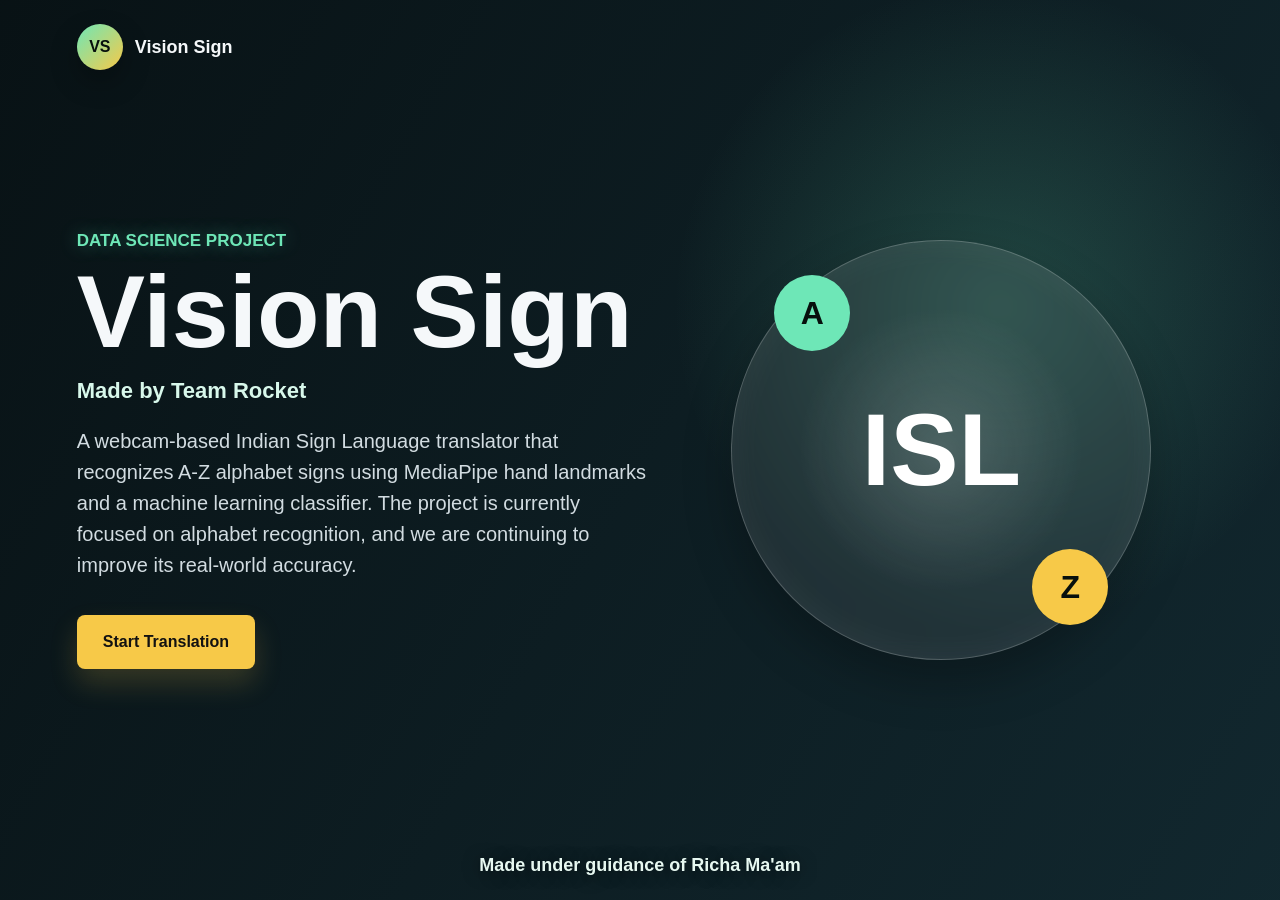
<file: index.html>
<!doctype html>
<html lang="en">
  <head>
    <meta charset="utf-8" />
    <meta name="viewport" content="width=device-width, initial-scale=1" />
    <title>Vision Sign</title>
    <link rel="stylesheet" href="styles.css" />
  </head>
  <body>
    <main>
      <section id="intro" class="intro-view">
        <div class="brand-logo" aria-label="Vision Sign logo">
          <span>VS</span>
          <strong>Vision Sign</strong>
        </div>
        <div class="intro-copy">
          <p class="eyebrow">Data Science Project</p>
          <h1>Vision Sign</h1>
          <p class="credit">Made by Team Rocket</p>
          <p class="summary">
            A webcam-based Indian Sign Language translator that recognizes A-Z
            alphabet signs using MediaPipe hand landmarks and a machine learning
            classifier. The project is currently focused on alphabet recognition,
            and we are continuing to improve its real-world accuracy.
          </p>
          <button id="start" class="primary-action" type="button">
            Start Translation
          </button>
        </div>
        <div class="intro-visual" aria-hidden="true">
          <div class="letter-orbit">
            <span>A</span>
            <span>Z</span>
            <strong>ISL</strong>
          </div>
        </div>
        <p class="guidance-credit">Made under guidance of Richa Ma'am</p>
      </section>

      <section id="translator" class="translator-view hidden">
        <section class="camera-pane">
          <video id="video" autoplay playsinline muted></video>
          <canvas id="capture" hidden></canvas>
          <div class="letter-stage">
            <div id="prediction" class="prediction">Waiting</div>
            <div id="stable" class="stable"></div>
          </div>
          <div id="sentence-panel" class="sentence-panel hidden">
            <div class="sentence-display">
              <span class="sentence-label">Sentence Buffer</span>
              <div id="sentence-text" class="sentence-text">_</div>
            </div>
            <div class="sentence-controls">
              <button id="btnSpace" class="sentence-btn" type="button">␣ Space</button>
              <button id="btnBackspace" class="sentence-btn" type="button">⌫ Backspace</button>
              <button id="btnClear" class="sentence-btn" type="button">✕ Clear</button>
              <button id="btnSpeak" class="sentence-btn primary" type="button">🔊 Speak</button>
            </div>
          </div>
        </section>

        <aside class="side-pane">
          <header>
            <div class="side-logo" aria-label="Vision Sign logo">
              <span>VS</span>
              <strong>Vision Sign</strong>
            </div>
            <p class="eyebrow">Live Detection</p>
            <h2>Vision Sign</h2>
            <p>A-Z recognition is active.</p>
          </header>

          <div class="mode-card">
            <span>Translation Mode</span>
            <div class="mode-toggle-group">
              <button id="modeLetter" class="mode-toggle-btn active" type="button">Letter Recognition</button>
              <button id="modeWord" class="mode-toggle-btn" type="button">Word Maker</button>
            </div>
          </div>

          <div class="metrics">
            <div>
              <span>Letter</span>
              <strong id="letter">-</strong>
            </div>
            <div>
              <span>Confidence</span>
              <strong id="confidence">-</strong>
            </div>
            <div>
              <span>Hands</span>
              <strong id="hands">-</strong>
            </div>
          </div>

          <div class="status-card">
            <span>Status</span>
            <strong id="status">Camera starting</strong>
          </div>

          <div class="zoom-card">
            <span>Camera Zoom</span>
            <strong id="zoomValue">1.0x</strong>
            <input
              id="zoom"
              type="range"
              min="0.5"
              max="1"
              step="0.1"
              value="1"
            />
          </div>

          <button id="voiceToggle" class="voice-toggle" type="button">
            Voice: Off
          </button>
        </aside>
      </section>

      <section id="analysis" class="analysis-view hidden">
        <header class="analysis-hero">
          <div class="side-logo" aria-label="Vision Sign logo">
            <span>VS</span>
            <strong>Vision Sign</strong>
          </div>
          <p class="eyebrow">Data Science Project</p>
          <h2>ISL Recognition Study</h2>
          <p>
            Vision Sign was built as a data collection and machine learning
            project. Around 50,000 sign samples were processed through MediaPipe,
            converted into landmark features, cleaned, balanced, trained, and
            evaluated before being used for live webcam translation.
          </p>
        </header>

        <section class="research-panel">
          <div>
            <span>Problem Statement</span>
            <p>
              Convert Indian Sign Language alphabet gestures into readable and
              spoken English letters using computer vision and supervised
              classification.
            </p>
          </div>
          <div>
            <span>Research Question</span>
            <p>
              Can hand landmark features classify A-Z signs accurately enough
              for real-time webcam translation on a normal laptop?
            </p>
          </div>
          <div>
            <span>Target Variable</span>
            <p>
              Alphabet class label from A to Z. Each sample is represented by
              normalized hand landmark coordinates instead of raw pixels.
            </p>
          </div>
        </section>

        <div class="analysis-grid">
          <article class="analysis-card">
            <span>Classes</span>
            <strong>26</strong>
            <p>A-Z Indian Sign Language alphabet signs.</p>
          </article>
          <article class="analysis-card featured-card">
            <span>Raw Samples Processed</span>
            <strong>~50K</strong>
            <p>Dataset images plus webcam-collected samples.</p>
          </article>
          <article class="analysis-card">
            <span>Feature Size</span>
            <strong>128</strong>
            <p>Two-hand landmark vector with hand-presence flags.</p>
          </article>
          <article class="analysis-card">
            <span>Training Samples</span>
            <strong>16016</strong>
            <p>Balanced samples used for model learning.</p>
          </article>
          <article class="analysis-card">
            <span>Test Samples</span>
            <strong>4004</strong>
            <p>Held-out samples used for evaluation.</p>
          </article>
          <article class="analysis-card">
            <span>Accuracy</span>
            <strong>99.8%</strong>
            <p>Offline test accuracy on landmark data.</p>
          </article>
          <article class="analysis-card">
            <span>Model</span>
            <strong>SVM</strong>
            <p>RBF-kernel classifier trained on normalized landmarks.</p>
          </article>
        </div>

        <section class="analysis-band">
          <h3>Data Collection Overview</h3>
          <div class="chart-grid">
            <div class="bar-chart" aria-label="Sample source chart">
              <div class="bar-row">
                <span>Dataset Images</span>
                <div><i style="width: 88%"></i></div>
                <strong>High</strong>
              </div>
              <div class="bar-row">
                <span>Webcam Samples</span>
                <div><i style="width: 54%"></i></div>
                <strong>Medium</strong>
              </div>
              <div class="bar-row">
                <span>Cleaned Landmarks</span>
                <div><i style="width: 76%"></i></div>
                <strong>Strong</strong>
              </div>
              <div class="bar-row">
                <span>Rejected Frames</span>
                <div><i class="warning-bar" style="width: 22%"></i></div>
                <strong>Low</strong>
              </div>
            </div>
            <div class="donut-card">
              <div class="donut"></div>
              <div>
                <span>Balanced Training</span>
                <strong>770</strong>
                <p>Samples per class after balancing for fair learning.</p>
              </div>
            </div>
          </div>
        </section>

        <section class="analysis-band">
          <h3>Exploratory Data Analysis</h3>
          <div class="eda-grid">
            <div>
              <strong>Class Distribution</strong>
              <p>
                The dataset was grouped alphabet-wise and then balanced so that
                overrepresented classes did not dominate the classifier.
              </p>
            </div>
            <div>
              <strong>Hand Detection Quality</strong>
              <p>
                MediaPipe failures were tracked separately because blurred,
                tiny, or partially visible hands reduce landmark quality.
              </p>
            </div>
            <div>
              <strong>Domain Gap</strong>
              <p>
                Kaggle-style images and live webcam frames differ in lighting,
                distance, camera angle, and background, so webcam samples were
                added for real-world testing.
              </p>
            </div>
          </div>
        </section>

        <section class="analysis-band dashboard-panel">
          <div class="section-heading">
            <div>
              <span>Distribution Study</span>
              <h3>Alphabet Sample Distribution</h3>
            </div>
            <p>Balanced training keeps every alphabet close to the same learning weight.</p>
          </div>
          <div class="distribution-chart" aria-label="Alphabet distribution chart">
            <span style="height: 82%">A</span><span style="height: 79%">B</span>
            <span style="height: 82%">C</span><span style="height: 82%">D</span>
            <span style="height: 82%">E</span><span style="height: 82%">F</span>
            <span style="height: 81%">G</span><span style="height: 82%">H</span>
            <span style="height: 84%">I</span><span style="height: 84%">J</span>
            <span style="height: 84%">K</span><span style="height: 84%">L</span>
            <span style="height: 82%">M</span><span style="height: 82%">N</span>
            <span style="height: 73%">O</span><span style="height: 74%">P</span>
            <span style="height: 50%">Q</span><span style="height: 84%">R</span>
            <span style="height: 75%">S</span><span style="height: 84%">T</span>
            <span style="height: 78%">U</span><span style="height: 79%">V</span>
            <span style="height: 78%">W</span><span style="height: 82%">X</span>
            <span style="height: 79%">Y</span><span style="height: 79%">Z</span>
          </div>
          <div class="chart-legend">
            <span><i></i> Higher sample count</span>
            <span><i class="low"></i> Lower sample count after extraction</span>
          </div>
        </section>

        <section class="insight-row">
          <article class="analysis-band dashboard-panel">
            <div class="section-heading">
              <div>
                <span>Correlation</span>
                <h3>Landmark Feature Correlation</h3>
              </div>
            </div>
            <div class="correlation-matrix" aria-label="Feature correlation heatmap">
              <b>Wrist</b><b>Thumb</b><b>Index</b><b>Middle</b><b>Ring</b><b>Pinky</b>
              <i class="c5"></i><i class="c3"></i><i class="c2"></i><i class="c1"></i><i class="c1"></i><i class="c2"></i>
              <i class="c3"></i><i class="c5"></i><i class="c4"></i><i class="c2"></i><i class="c1"></i><i class="c1"></i>
              <i class="c2"></i><i class="c4"></i><i class="c5"></i><i class="c4"></i><i class="c2"></i><i class="c1"></i>
              <i class="c1"></i><i class="c2"></i><i class="c4"></i><i class="c5"></i><i class="c4"></i><i class="c2"></i>
              <i class="c1"></i><i class="c1"></i><i class="c2"></i><i class="c4"></i><i class="c5"></i><i class="c4"></i>
              <i class="c2"></i><i class="c1"></i><i class="c1"></i><i class="c2"></i><i class="c4"></i><i class="c5"></i>
            </div>
            <p class="matrix-note">
              Nearby fingers show stronger correlation because their landmarks
              move together during similar hand shapes.
            </p>
          </article>

          <article class="analysis-band dashboard-panel">
            <div class="section-heading">
              <div>
                <span>Comparison</span>
                <h3>Feature Importance Factors</h3>
              </div>
            </div>
            <div class="factor-list">
              <div><span>Finger shape</span><strong>Very high</strong></div>
              <div><span>Hand orientation</span><strong>High</strong></div>
              <div><span>Two-hand presence</span><strong>Medium</strong></div>
              <div><span>Lighting and blur</span><strong>Medium</strong></div>
              <div><span>Background</span><strong>Low</strong></div>
            </div>
          </article>
        </section>

        <section class="analysis-band">
          <h3>Data Pipeline</h3>
          <div class="pipeline">
            <span>Webcam / Images</span>
            <span>MediaPipe Hands</span>
            <span>128 Landmark Features</span>
            <span>SVM Classifier</span>
            <span>Letter + Voice</span>
          </div>
        </section>

        <section class="analysis-band">
          <h3>Model Evaluation</h3>
          <div class="evaluation-grid">
            <div class="metric-tile">
              <span>Accuracy</span>
              <strong>99.8%</strong>
            </div>
            <div class="metric-tile">
              <span>Macro F1</span>
              <strong>99.8%</strong>
            </div>
            <div class="metric-tile">
              <span>Classes</span>
              <strong>26</strong>
            </div>
            <div class="metric-tile">
              <span>Balanced Count</span>
              <strong>770</strong>
            </div>
          </div>
          <div class="confusion-preview" aria-label="Confusion matrix preview">
            <span></span><span></span><span></span><span></span><span></span>
            <span></span><span></span><span></span><span></span><span></span>
            <span></span><span></span><span></span><span></span><span></span>
            <span></span><span></span><span></span><span></span><span></span>
            <span></span><span></span><span></span><span></span><span></span>
          </div>
          <p class="matrix-note">
            The confusion matrix is mostly diagonal, which means the model
            usually predicts the correct alphabet class. Remaining errors mostly
            happen between visually similar signs or unclear hand positions.
          </p>
        </section>

        <section class="analysis-band dashboard-panel">
          <div class="section-heading">
            <div>
              <span>Heatmap</span>
              <h3>Error Concentration Map</h3>
            </div>
            <p>Most classes are strong; darker cells mark letters that need cleaner webcam examples.</p>
          </div>
          <div class="letter-heatmap" aria-label="Alphabet error heatmap">
            <span class="h1">A</span><span class="h1">B</span><span class="h3">C</span><span class="h3">D</span>
            <span class="h1">E</span><span class="h2">F</span><span class="h3">G</span><span class="h2">H</span>
            <span class="h1">I</span><span class="h2">J</span><span class="h2">K</span><span class="h1">L</span>
            <span class="h3">M</span><span class="h1">N</span><span class="h1">O</span><span class="h1">P</span>
            <span class="h2">Q</span><span class="h1">R</span><span class="h1">S</span><span class="h2">T</span>
            <span class="h1">U</span><span class="h1">V</span><span class="h1">W</span><span class="h1">X</span>
            <span class="h1">Y</span><span class="h1">Z</span>
          </div>
        </section>

        <section class="analysis-band">
          <h3>Model Comparison</h3>
          <table class="model-table">
            <thead>
              <tr>
                <th>Approach</th>
                <th>Input</th>
                <th>Training Need</th>
                <th>Why / Why Not</th>
              </tr>
            </thead>
            <tbody>
              <tr>
                <td>SVM</td>
                <td>MediaPipe landmarks</td>
                <td>CPU friendly</td>
                <td>Best for small-to-medium structured feature data.</td>
              </tr>
              <tr>
                <td>Neural Network</td>
                <td>128 landmark features</td>
                <td>More data, more tuning</td>
                <td>Possible future version with dense layers and softmax.</td>
              </tr>
              <tr>
                <td>CNN</td>
                <td>Raw images</td>
                <td>GPU preferred</td>
                <td>Powerful but heavier and harder to train in 4 days.</td>
              </tr>
            </tbody>
          </table>
        </section>

        <section class="analysis-columns">
          <article>
            <h3>Data Analysis Used</h3>
            <p>
              The project works like a data collector first. Images and webcam
              frames are collected, MediaPipe extracts hand landmarks, weak
              frames are rejected, class counts are compared, samples are
              balanced, and the model is evaluated using train-test split,
              precision, recall, F1-score, accuracy, confusion matrix,
              confidence score, and distance-based rejection for unclear signs.
            </p>
          </article>
          <article>
            <h3>Neural Network Comparison</h3>
            <p>
              The current working model is not a neural network. It uses an SVM
              because the dataset is moderate in size and MediaPipe already
              converts images into useful hand features. A neural network version
              could use 128 input neurons, hidden layers such as 64 and 32
              neurons, and a 26-class softmax output. Google Translate-style
              systems use much larger neural networks for language translation,
              while this project focuses on gesture-to-letter classification.
            </p>
          </article>
        </section>      </section>
    </main>
    <script type="module" src="app.js"></script>
  </body>
</html>
</file>
<file: styles.css>
* {
  box-sizing: border-box;
}

body {
  margin: 0;
  background: #0b0f12;
  color: #f5f8fa;
  font-family: Arial, sans-serif;
}

button {
  font: inherit;
}

.hidden {
  display: none !important;
}

.intro-view {
  min-height: 100vh;
  position: relative;
  display: grid;
  grid-template-columns: minmax(0, 1.05fr) minmax(320px, 0.95fr);
  align-items: center;
  gap: 24px;
  padding: 56px clamp(24px, 6vw, 88px);
  background:
    radial-gradient(circle at 78% 34%, rgba(110, 231, 183, 0.2), transparent 28%),
    linear-gradient(120deg, rgba(8, 18, 21, 0.95), rgba(19, 45, 53, 0.82)),
    url("https://images.unsplash.com/photo-1517048676732-d65bc937f952?auto=format&fit=crop&w=1600&q=75");
  background-size: cover;
  background-position: center;
}

.brand-logo {
  position: absolute;
  top: 24px;
  left: clamp(24px, 6vw, 88px);
  display: inline-flex;
  align-items: center;
  gap: 12px;
  color: #f5f8fa;
  font-weight: 900;
}

.brand-logo span,
.side-logo span {
  width: 46px;
  height: 46px;
  display: grid;
  place-items: center;
  border-radius: 50%;
  background: linear-gradient(135deg, #6ee7b7, #f7c948);
  color: #07100d;
  font-size: 16px;
  box-shadow: 0 12px 28px rgba(0, 0, 0, 0.28);
}

.brand-logo strong {
  font-size: 18px;
}

.intro-copy {
  max-width: 720px;
}

.eyebrow {
  margin: 0 0 12px;
  color: #6ee7b7;
  font-size: 17px;
  font-weight: 700;
  letter-spacing: 0;
  text-transform: uppercase;
  text-shadow: 0 0 18px rgba(110, 231, 183, 0.42);
}

h1,
h2 {
  margin: 0;
  letter-spacing: 0;
}

h1 {
  font-size: clamp(52px, 8vw, 108px);
  line-height: 0.95;
}

h2 {
  font-size: 32px;
}

.credit {
  margin: 18px 0 0;
  color: #d8f8eb;
  font-size: 22px;
  font-weight: 700;
}

.summary {
  max-width: 660px;
  margin: 22px 0 0;
  color: #d2dce1;
  font-size: 20px;
  line-height: 1.55;
}

.primary-action {
  margin-top: 34px;
  min-height: 54px;
  padding: 0 26px;
  border: 0;
  border-radius: 8px;
  background: #f7c948;
  color: #111;
  font-weight: 800;
  cursor: pointer;
  box-shadow: 0 14px 28px rgba(247, 201, 72, 0.18);
}

.primary-action:hover {
  background: #ffd95f;
}

.voice-toggle {
  min-height: 48px;
  border: 0;
  border-radius: 8px;
  background: #f7c948;
  color: #111;
  font-weight: 900;
  cursor: pointer;
}

.voice-toggle.active {
  background: #6ee7b7;
}

.voice-toggle:hover {
  filter: brightness(1.06);
}

.next-panel {
  min-height: 50px;
  border: 1px solid rgba(110, 231, 183, 0.55);
  border-radius: 8px;
  background: #172822;
  color: #e9fff7;
  font-weight: 900;
  cursor: pointer;
  box-shadow: 0 12px 26px rgba(110, 231, 183, 0.12);
}

.next-panel:hover {
  background: #20382f;
}

.intro-visual {
  display: grid;
  place-items: center;
}

.letter-orbit {
  width: min(38vw, 420px);
  aspect-ratio: 1;
  border: 1px solid rgba(255, 255, 255, 0.22);
  border-radius: 50%;
  display: grid;
  place-items: center;
  position: relative;
  background:
    radial-gradient(circle at 50% 50%, rgba(255, 255, 255, 0.16), transparent 48%),
    rgba(255, 255, 255, 0.08);
  backdrop-filter: blur(10px);
  box-shadow:
    inset 0 0 42px rgba(255, 255, 255, 0.05),
    0 22px 48px rgba(0, 0, 0, 0.26);
}

.letter-orbit strong {
  font-size: clamp(58px, 8vw, 112px);
  color: #ffffff;
}

.letter-orbit span {
  position: absolute;
  width: 76px;
  height: 76px;
  display: grid;
  place-items: center;
  border-radius: 50%;
  background: #6ee7b7;
  color: #07100d;
  font-size: 32px;
  font-weight: 900;
}

.letter-orbit span:first-child {
  top: 34px;
  left: 42px;
}

.letter-orbit span:nth-child(2) {
  right: 42px;
  bottom: 34px;
  background: #f7c948;
}

.guidance-credit {
  position: absolute;
  left: 50%;
  bottom: 24px;
  transform: translateX(-50%);
  margin: 0;
  color: #e7f8f1;
  font-size: 18px;
  font-weight: 800;
  text-align: center;
  text-shadow: 0 2px 16px rgba(0, 0, 0, 0.56);
}

.translator-view {
  display: grid;
  grid-template-columns: minmax(0, 1fr) 340px;
  min-height: 100vh;
}

.camera-pane {
  position: relative;
  background: #030506;
  overflow: hidden;
}

video {
  width: 100%;
  height: 100vh;
  object-fit: cover;
  transform-origin: center;
  transition: transform 180ms ease;
}

.letter-stage {
  position: absolute;
  inset: 0;
  display: grid;
  place-items: center;
  pointer-events: none;
}

.prediction {
  min-height: 160px;
  font-size: clamp(88px, 16vw, 210px);
  line-height: 1;
  font-weight: 900;
  color: #f7c948;
  text-shadow:
    0 8px 28px rgba(0, 0, 0, 0.58),
    0 0 36px rgba(247, 201, 72, 0.48);
}

.prediction.not-detectable {
  font-size: clamp(32px, 5vw, 72px);
  color: #e2edf2;
  text-shadow: 0 6px 20px rgba(0, 0, 0, 0.45);
}

.stable {
  margin-top: 18px;
  font-size: clamp(28px, 5vw, 64px);
  font-weight: 900;
  color: #6ee7b7;
  text-shadow: 0 8px 24px rgba(0, 0, 0, 0.45);
}

.side-pane {
  padding: 24px;
  background: #12191d;
  border-left: 1px solid #28343b;
  display: flex;
  flex-direction: column;
  gap: 18px;
}

.side-logo {
  display: inline-flex;
  align-items: center;
  gap: 10px;
  margin-bottom: 16px;
  color: #f5f8fa;
  font-weight: 900;
}

.side-logo span {
  width: 38px;
  height: 38px;
  font-size: 14px;
}

.side-pane p {
  margin: 8px 0 0;
  color: #aebbc2;
}

.metrics {
  display: grid;
  grid-template-columns: 1fr;
  gap: 10px;
}

.metrics div,
.status-card,
.zoom-card {
  padding: 14px;
  border: 1px solid #2d3a42;
  background: #0c1115;
  border-radius: 8px;
}

.metrics span,
.status-card span,
.zoom-card span {
  display: block;
  color: #9fadb5;
  font-size: 12px;
}

.metrics strong,
.status-card strong,
.zoom-card strong {
  display: block;
  margin-top: 6px;
  font-size: 24px;
}

.zoom-card input {
  width: 100%;
  margin-top: 12px;
}

.analysis-view {
  min-height: 100vh;
  padding: 38px clamp(22px, 5vw, 72px);
  background:
    linear-gradient(120deg, rgba(7, 12, 15, 0.97), rgba(18, 37, 42, 0.96)),
    url("https://images.unsplash.com/photo-1551434678-e076c223a692?auto=format&fit=crop&w=1600&q=75");
  background-size: cover;
  background-position: center;
}

.analysis-hero {
  max-width: 940px;
}

.analysis-hero .side-logo {
  margin-bottom: 28px;
}

.analysis-hero h2 {
  font-size: clamp(44px, 7vw, 86px);
}

.analysis-hero p {
  max-width: 780px;
  color: #d2dce1;
  font-size: 20px;
  line-height: 1.55;
}

.research-panel {
  display: grid;
  grid-template-columns: repeat(3, minmax(0, 1fr));
  gap: 14px;
  margin-top: 28px;
}

.research-panel div,
.eda-grid div,
.metric-tile {
  padding: 18px;
  border: 1px solid rgba(110, 231, 183, 0.18);
  border-radius: 8px;
  background: rgba(7, 12, 15, 0.78);
  box-shadow: inset 0 1px 0 rgba(255, 255, 255, 0.05);
}

.research-panel span {
  color: #f7c948;
  font-size: 13px;
  font-weight: 900;
  text-transform: uppercase;
}

.research-panel p,
.eda-grid p,
.matrix-note {
  color: #d2dce1;
  line-height: 1.5;
}

.analysis-grid {
  display: grid;
  grid-template-columns: repeat(3, minmax(0, 1fr));
  gap: 14px;
  margin-top: 34px;
}

.analysis-card {
  min-height: 148px;
  padding: 18px;
  border: 1px solid rgba(255, 255, 255, 0.12);
  border-radius: 8px;
  background: rgba(7, 12, 15, 0.76);
  backdrop-filter: blur(10px);
}

.featured-card {
  background:
    linear-gradient(135deg, rgba(247, 201, 72, 0.2), rgba(110, 231, 183, 0.12)),
    rgba(7, 12, 15, 0.82);
  border-color: rgba(247, 201, 72, 0.35);
}

.analysis-card span {
  color: #6ee7b7;
  font-size: 13px;
  font-weight: 800;
  text-transform: uppercase;
}

.analysis-card strong {
  display: block;
  margin-top: 8px;
  color: #f7c948;
  font-size: 42px;
  line-height: 1;
}

.analysis-card p,
.analysis-columns p {
  color: #d2dce1;
  line-height: 1.5;
}

.analysis-band,
.analysis-columns article {
  margin-top: 20px;
  padding: 22px;
  border: 1px solid rgba(255, 255, 255, 0.12);
  border-radius: 8px;
  background: rgba(7, 12, 15, 0.76);
}

.analysis-band h3,
.analysis-columns h3 {
  margin: 0 0 16px;
  font-size: 26px;
}

.eda-grid {
  display: grid;
  grid-template-columns: repeat(3, minmax(0, 1fr));
  gap: 14px;
}

.eda-grid strong {
  color: #6ee7b7;
  font-size: 18px;
}

.evaluation-grid {
  display: grid;
  grid-template-columns: repeat(4, minmax(0, 1fr));
  gap: 12px;
  margin-bottom: 18px;
}

.metric-tile span {
  color: #9fadb5;
  font-size: 12px;
  font-weight: 900;
  text-transform: uppercase;
}

.metric-tile strong {
  display: block;
  margin-top: 8px;
  color: #f7c948;
  font-size: 34px;
}

.confusion-preview {
  width: min(100%, 460px);
  display: grid;
  grid-template-columns: repeat(5, 1fr);
  gap: 5px;
  margin: 18px 0 10px;
}

.confusion-preview span {
  aspect-ratio: 1;
  border-radius: 4px;
  background: rgba(110, 231, 183, 0.15);
}

.confusion-preview span:nth-child(1),
.confusion-preview span:nth-child(7),
.confusion-preview span:nth-child(13),
.confusion-preview span:nth-child(19),
.confusion-preview span:nth-child(25) {
  background: #6ee7b7;
  box-shadow: 0 0 18px rgba(110, 231, 183, 0.35);
}

.confusion-preview span:nth-child(8),
.confusion-preview span:nth-child(12),
.confusion-preview span:nth-child(18) {
  background: rgba(247, 201, 72, 0.45);
}

.model-table {
  width: 100%;
  border-collapse: collapse;
  overflow: hidden;
  border-radius: 8px;
  background: rgba(7, 12, 15, 0.72);
}

.model-table th,
.model-table td {
  padding: 14px;
  border-bottom: 1px solid rgba(255, 255, 255, 0.1);
  color: #d2dce1;
  text-align: left;
  vertical-align: top;
}

.model-table th {
  color: #6ee7b7;
  font-size: 13px;
  text-transform: uppercase;
}

.model-table tr:last-child td {
  border-bottom: 0;
}

.chart-grid {
  display: grid;
  grid-template-columns: minmax(0, 1.35fr) minmax(260px, 0.65fr);
  gap: 18px;
}

.bar-chart {
  display: grid;
  gap: 14px;
}

.bar-row {
  display: grid;
  grid-template-columns: 150px minmax(0, 1fr) 72px;
  align-items: center;
  gap: 12px;
}

.bar-row span {
  color: #d2dce1;
  font-weight: 800;
}

.bar-row div {
  height: 18px;
  overflow: hidden;
  border-radius: 999px;
  background: rgba(255, 255, 255, 0.1);
}

.bar-row i {
  display: block;
  height: 100%;
  border-radius: inherit;
  background: linear-gradient(90deg, #6ee7b7, #f7c948);
  box-shadow: 0 0 18px rgba(110, 231, 183, 0.35);
}

.bar-row .warning-bar {
  background: linear-gradient(90deg, #f7c948, #ff8a4c);
}

.bar-row strong {
  color: #f7c948;
  font-size: 14px;
}

.donut-card {
  display: grid;
  grid-template-columns: 128px minmax(0, 1fr);
  align-items: center;
  gap: 18px;
  padding: 18px;
  border-radius: 8px;
  background: #10221d;
}

.donut {
  width: 128px;
  aspect-ratio: 1;
  border-radius: 50%;
  background:
    radial-gradient(circle, #10221d 0 48%, transparent 49%),
    conic-gradient(#6ee7b7 0 82%, #f7c948 82% 94%, #33424a 94% 100%);
  box-shadow: 0 0 28px rgba(110, 231, 183, 0.18);
}

.donut-card span {
  color: #6ee7b7;
  font-size: 13px;
  font-weight: 900;
  text-transform: uppercase;
}

.donut-card strong {
  display: block;
  margin-top: 6px;
  color: #f7c948;
  font-size: 44px;
  line-height: 1;
}

.donut-card p {
  margin: 8px 0 0;
  color: #d2dce1;
}

.pipeline {
  display: grid;
  grid-template-columns: repeat(5, minmax(0, 1fr));
  gap: 10px;
}

.pipeline span {
  min-height: 58px;
  display: grid;
  place-items: center;
  padding: 10px;
  border-radius: 8px;
  background: #10221d;
  color: #e9fff7;
  font-weight: 800;
  text-align: center;
}

.analysis-columns {
  display: grid;
  grid-template-columns: repeat(2, minmax(0, 1fr));
  gap: 20px;
}

@media (max-width: 880px) {
  .intro-view,
  .translator-view {
    grid-template-columns: 1fr;
  }

  .intro-visual {
    display: none;
  }

  video {
    height: 68vh;
  }

  .side-pane {
    border-left: 0;
    border-top: 1px solid #28343b;
  }

  .analysis-grid,
  .analysis-columns,
  .pipeline,
  .chart-grid,
  .research-panel,
  .eda-grid,
  .evaluation-grid {
    grid-template-columns: 1fr;
  }

  .bar-row {
    grid-template-columns: 1fr;
  }

  .donut-card {
    grid-template-columns: 1fr;
  }
}

/* Warm data-science dashboard theme for the analysis page. */
.analysis-view {
  color: #2f2a24;
  background:
    linear-gradient(180deg, rgba(250, 248, 242, 0.96), rgba(239, 232, 220, 0.94)),
    url("https://images.unsplash.com/photo-1454165804606-c3d57bc86b40?auto=format&fit=crop&w=1600&q=75");
  background-size: cover;
  background-attachment: fixed;
}

.analysis-view .eyebrow,
.analysis-card span,
.research-panel span,
.donut-card span,
.metric-tile span,
.model-table th,
.eda-grid strong,
.section-heading span {
  color: #b75c39;
  text-shadow: none;
}

.analysis-hero {
  padding: 26px;
  border: 1px solid rgba(91, 69, 52, 0.14);
  border-radius: 8px;
  background: rgba(255, 252, 246, 0.86);
  box-shadow: 0 24px 70px rgba(75, 56, 43, 0.12);
}

.analysis-hero h2 {
  color: #2f2a24;
}

.analysis-hero p,
.analysis-card p,
.research-panel p,
.eda-grid p,
.analysis-columns p,
.matrix-note,
.donut-card p {
  color: #5f564d;
}

.analysis-view .side-logo span {
  background: #2f2a24;
  color: #f8f2e8;
  box-shadow: none;
}

.analysis-view .side-logo strong {
  color: #2f2a24;
}

.research-panel div,
.analysis-card,
.analysis-band,
.analysis-columns article,
.metric-tile {
  border: 1px solid rgba(91, 69, 52, 0.13);
  background: rgba(255, 252, 246, 0.9);
  box-shadow: 0 18px 48px rgba(75, 56, 43, 0.1);
}

.featured-card {
  background:
    linear-gradient(135deg, rgba(183, 92, 57, 0.16), rgba(65, 115, 108, 0.12)),
    rgba(255, 252, 246, 0.96);
  border-color: rgba(183, 92, 57, 0.28);
}

.analysis-card strong,
.metric-tile strong,
.donut-card strong {
  color: #2f2a24;
}

.chart-grid,
.insight-row {
  display: grid;
  grid-template-columns: minmax(0, 1.25fr) minmax(280px, 0.75fr);
  gap: 18px;
}

.section-heading {
  display: flex;
  align-items: start;
  justify-content: space-between;
  gap: 18px;
  margin-bottom: 18px;
}

.section-heading h3 {
  margin: 4px 0 0;
}

.section-heading p {
  max-width: 360px;
  margin: 0;
  color: #6d6258;
  line-height: 1.45;
}

.bar-row div {
  background: #eadfce;
}

.bar-row i {
  background: linear-gradient(90deg, #41736c, #c77852);
  box-shadow: none;
}

.bar-row .warning-bar {
  background: linear-gradient(90deg, #d7a84d, #b75c39);
}

.bar-row span,
.model-table td {
  color: #453d35;
}

.bar-row strong {
  color: #7f4b32;
}

.donut-card,
.pipeline span {
  background: #f3eadf;
  color: #2f2a24;
}

.donut {
  background:
    radial-gradient(circle, #f3eadf 0 48%, transparent 49%),
    conic-gradient(#41736c 0 82%, #c77852 82% 94%, #dacdbe 94% 100%);
  box-shadow: none;
}

.distribution-chart {
  min-height: 260px;
  display: grid;
  grid-template-columns: repeat(26, minmax(14px, 1fr));
  align-items: end;
  gap: 6px;
  padding: 18px 12px 8px;
  border-radius: 8px;
  background:
    linear-gradient(to top, rgba(69, 61, 53, 0.09) 1px, transparent 1px) 0 0 / 100% 25%,
    #fbf7ef;
}

.distribution-chart span {
  display: flex;
  align-items: end;
  justify-content: center;
  min-height: 44px;
  border-radius: 6px 6px 0 0;
  background: linear-gradient(180deg, #41736c, #7aa69b);
  color: #fffaf2;
  font-size: 11px;
  font-weight: 900;
  padding-bottom: 6px;
}

.distribution-chart span:nth-child(17),
.distribution-chart span:nth-child(15),
.distribution-chart span:nth-child(19) {
  background: linear-gradient(180deg, #b75c39, #d59472);
}

.chart-legend {
  display: flex;
  gap: 18px;
  flex-wrap: wrap;
  margin-top: 14px;
  color: #5f564d;
  font-weight: 700;
}

.chart-legend i {
  display: inline-block;
  width: 16px;
  height: 10px;
  margin-right: 6px;
  border-radius: 999px;
  background: #41736c;
}

.chart-legend .low {
  background: #b75c39;
}

.correlation-matrix {
  display: grid;
  grid-template-columns: repeat(6, minmax(44px, 1fr));
  gap: 6px;
}

.correlation-matrix b {
  display: grid;
  place-items: center;
  min-height: 34px;
  color: #6d6258;
  font-size: 12px;
}

.correlation-matrix i,
.letter-heatmap span,
.confusion-preview span {
  border-radius: 6px;
}

.correlation-matrix i {
  aspect-ratio: 1;
}

.c1 { background: #efe4d6; }
.c2 { background: #d7c5b4; }
.c3 { background: #c99b77; }
.c4 { background: #b75c39; }
.c5 { background: #6f3529; }

.factor-list {
  display: grid;
  gap: 12px;
}

.factor-list div {
  display: flex;
  justify-content: space-between;
  gap: 14px;
  padding: 14px;
  border-radius: 8px;
  background: #f5ede2;
  color: #453d35;
}

.factor-list strong {
  color: #b75c39;
}

.confusion-preview span {
  background: #eadfce;
}

.confusion-preview span:nth-child(1),
.confusion-preview span:nth-child(7),
.confusion-preview span:nth-child(13),
.confusion-preview span:nth-child(19),
.confusion-preview span:nth-child(25) {
  background: #41736c;
  box-shadow: none;
}

.confusion-preview span:nth-child(8),
.confusion-preview span:nth-child(12),
.confusion-preview span:nth-child(18) {
  background: #d7a84d;
}

.letter-heatmap {
  display: grid;
  grid-template-columns: repeat(13, minmax(40px, 1fr));
  gap: 8px;
}

.letter-heatmap span {
  min-height: 46px;
  display: grid;
  place-items: center;
  color: #fffaf2;
  font-weight: 900;
}

.letter-heatmap .h1 { background: #41736c; }
.letter-heatmap .h2 { background: #d7a84d; color: #2f2a24; }
.letter-heatmap .h3 { background: #b75c39; }

.model-table {
  background: #fffaf3;
}

.model-table th,
.model-table td {
  border-bottom: 1px solid #eadfce;
}

.analysis-view .primary-action {
  background: #2f2a24;
  color: #fffaf2;
  box-shadow: 0 14px 30px rgba(47, 42, 36, 0.16);
}

@media (max-width: 880px) {
  .chart-grid,
  .insight-row,
  .section-heading {
    grid-template-columns: 1fr;
    display: grid;
  }

  .distribution-chart {
    grid-template-columns: repeat(13, minmax(16px, 1fr));
  }

  .letter-heatmap {
    grid-template-columns: repeat(6, minmax(40px, 1fr));
  }
}

/* ── Translation Mode Controls & Sentence Maker ────────────────────── */

.mode-card {
  padding: 14px;
  border: 1px solid #2d3a42;
  background: #0c1115;
  border-radius: 8px;
  display: flex;
  flex-direction: column;
  gap: 10px;
}

.mode-card span {
  display: block;
  color: #9fadb5;
  font-size: 12px;
  font-weight: 700;
  text-transform: uppercase;
  letter-spacing: 0.05em;
}

.mode-toggle-group {
  display: flex;
  background: #172227;
  padding: 4px;
  border-radius: 6px;
  border: 1px solid rgba(45, 58, 66, 0.4);
}

.mode-toggle-btn {
  flex: 1;
  border: 0;
  background: transparent;
  color: #aebbc2;
  font-size: 13px;
  font-weight: 700;
  padding: 8px 12px;
  border-radius: 4px;
  cursor: pointer;
  transition: all 150ms ease;
}

.mode-toggle-btn:hover {
  color: #fff;
}

.mode-toggle-btn.active {
  background: #6ee7b7;
  color: #0c1115;
}

.sentence-panel {
  position: absolute;
  bottom: 32px;
  left: 50%;
  transform: translateX(-50%);
  width: 90%;
  max-width: 680px;
  background: rgba(12, 17, 21, 0.85);
  backdrop-filter: blur(12px);
  -webkit-backdrop-filter: blur(12px);
  border: 1px solid rgba(45, 58, 66, 0.6);
  border-radius: 12px;
  padding: 18px;
  box-shadow: 0 20px 40px rgba(0, 0, 0, 0.6);
  display: flex;
  flex-direction: column;
  gap: 12px;
  z-index: 10;
  pointer-events: auto;
  transition: all 250ms ease;
}

.sentence-display {
  display: flex;
  flex-direction: column;
  gap: 6px;
}

.sentence-label {
  font-size: 11px;
  text-transform: uppercase;
  letter-spacing: 0.08em;
  color: #9fadb5;
  font-weight: 800;
}

.sentence-text {
  min-height: 52px;
  background: rgba(3, 5, 6, 0.6);
  border: 1px solid rgba(45, 58, 66, 0.4);
  border-radius: 8px;
  padding: 12px 16px;
  color: #fff;
  font-size: 22px;
  font-weight: 600;
  font-family: monospace;
  letter-spacing: 0.05em;
  display: flex;
  align-items: center;
  overflow-x: auto;
  white-space: nowrap;
}

.sentence-controls {
  display: flex;
  gap: 8px;
  flex-wrap: wrap;
}

.sentence-btn {
  flex: 1;
  min-width: 85px;
  padding: 10px 14px;
  border: 0;
  border-radius: 6px;
  background: #2d3a42;
  color: #e2edf2;
  font-weight: 700;
  font-size: 13px;
  cursor: pointer;
  transition: all 150ms ease;
  display: flex;
  align-items: center;
  justify-content: center;
  gap: 6px;
}

.sentence-btn:hover {
  background: #3c4d57;
  color: #fff;
}

.sentence-btn.primary {
  background: #6ee7b7;
  color: #0c1115;
}

.sentence-btn.primary:hover {
  background: #86efac;
}
</file>
<file: web/styles.css>
* {
  box-sizing: border-box;
}

body {
  margin: 0;
  background: #0b0f12;
  color: #f5f8fa;
  font-family: Arial, sans-serif;
}

button {
  font: inherit;
}

.hidden {
  display: none !important;
}

.intro-view {
  min-height: 100vh;
  position: relative;
  display: grid;
  grid-template-columns: minmax(0, 1.05fr) minmax(320px, 0.95fr);
  align-items: center;
  gap: 24px;
  padding: 56px clamp(24px, 6vw, 88px);
  background:
    radial-gradient(circle at 78% 34%, rgba(110, 231, 183, 0.2), transparent 28%),
    linear-gradient(120deg, rgba(8, 18, 21, 0.95), rgba(19, 45, 53, 0.82)),
    url("https://images.unsplash.com/photo-1517048676732-d65bc937f952?auto=format&fit=crop&w=1600&q=75");
  background-size: cover;
  background-position: center;
}

.brand-logo {
  position: absolute;
  top: 24px;
  left: clamp(24px, 6vw, 88px);
  display: inline-flex;
  align-items: center;
  gap: 12px;
  color: #f5f8fa;
  font-weight: 900;
}

.brand-logo span,
.side-logo span {
  width: 46px;
  height: 46px;
  display: grid;
  place-items: center;
  border-radius: 50%;
  background: linear-gradient(135deg, #6ee7b7, #f7c948);
  color: #07100d;
  font-size: 16px;
  box-shadow: 0 12px 28px rgba(0, 0, 0, 0.28);
}

.brand-logo strong {
  font-size: 18px;
}

.intro-copy {
  max-width: 720px;
}

.eyebrow {
  margin: 0 0 12px;
  color: #6ee7b7;
  font-size: 17px;
  font-weight: 700;
  letter-spacing: 0;
  text-transform: uppercase;
  text-shadow: 0 0 18px rgba(110, 231, 183, 0.42);
}

h1,
h2 {
  margin: 0;
  letter-spacing: 0;
}

h1 {
  font-size: clamp(52px, 8vw, 108px);
  line-height: 0.95;
}

h2 {
  font-size: 32px;
}

.credit {
  margin: 18px 0 0;
  color: #d8f8eb;
  font-size: 22px;
  font-weight: 700;
}

.summary {
  max-width: 660px;
  margin: 22px 0 0;
  color: #d2dce1;
  font-size: 20px;
  line-height: 1.55;
}

.primary-action {
  margin-top: 34px;
  min-height: 54px;
  padding: 0 26px;
  border: 0;
  border-radius: 8px;
  background: #f7c948;
  color: #111;
  font-weight: 800;
  cursor: pointer;
  box-shadow: 0 14px 28px rgba(247, 201, 72, 0.18);
}

.primary-action:hover {
  background: #ffd95f;
}

.voice-toggle {
  min-height: 48px;
  border: 0;
  border-radius: 8px;
  background: #f7c948;
  color: #111;
  font-weight: 900;
  cursor: pointer;
}

.voice-toggle.active {
  background: #6ee7b7;
}

.voice-toggle:hover {
  filter: brightness(1.06);
}

.next-panel {
  min-height: 50px;
  border: 1px solid rgba(110, 231, 183, 0.55);
  border-radius: 8px;
  background: #172822;
  color: #e9fff7;
  font-weight: 900;
  cursor: pointer;
  box-shadow: 0 12px 26px rgba(110, 231, 183, 0.12);
}

.next-panel:hover {
  background: #20382f;
}

.intro-visual {
  display: grid;
  place-items: center;
}

.letter-orbit {
  width: min(38vw, 420px);
  aspect-ratio: 1;
  border: 1px solid rgba(255, 255, 255, 0.22);
  border-radius: 50%;
  display: grid;
  place-items: center;
  position: relative;
  background:
    radial-gradient(circle at 50% 50%, rgba(255, 255, 255, 0.16), transparent 48%),
    rgba(255, 255, 255, 0.08);
  backdrop-filter: blur(10px);
  box-shadow:
    inset 0 0 42px rgba(255, 255, 255, 0.05),
    0 22px 48px rgba(0, 0, 0, 0.26);
}

.letter-orbit strong {
  font-size: clamp(58px, 8vw, 112px);
  color: #ffffff;
}

.letter-orbit span {
  position: absolute;
  width: 76px;
  height: 76px;
  display: grid;
  place-items: center;
  border-radius: 50%;
  background: #6ee7b7;
  color: #07100d;
  font-size: 32px;
  font-weight: 900;
}

.letter-orbit span:first-child {
  top: 34px;
  left: 42px;
}

.letter-orbit span:nth-child(2) {
  right: 42px;
  bottom: 34px;
  background: #f7c948;
}

.guidance-credit {
  position: absolute;
  left: 50%;
  bottom: 24px;
  transform: translateX(-50%);
  margin: 0;
  color: #e7f8f1;
  font-size: 18px;
  font-weight: 800;
  text-align: center;
  text-shadow: 0 2px 16px rgba(0, 0, 0, 0.56);
}

.translator-view {
  display: grid;
  grid-template-columns: minmax(0, 1fr) 340px;
  min-height: 100vh;
}

.camera-pane {
  position: relative;
  background: #030506;
  overflow: hidden;
}

video {
  width: 100%;
  height: 100vh;
  object-fit: cover;
  transform-origin: center;
  transition: transform 180ms ease;
}

.letter-stage {
  position: absolute;
  inset: 0;
  display: grid;
  place-items: center;
  pointer-events: none;
}

.prediction {
  min-height: 160px;
  font-size: clamp(88px, 16vw, 210px);
  line-height: 1;
  font-weight: 900;
  color: #f7c948;
  text-shadow:
    0 8px 28px rgba(0, 0, 0, 0.58),
    0 0 36px rgba(247, 201, 72, 0.48);
}

.prediction.not-detectable {
  font-size: clamp(32px, 5vw, 72px);
  color: #e2edf2;
  text-shadow: 0 6px 20px rgba(0, 0, 0, 0.45);
}

.stable {
  margin-top: 18px;
  font-size: clamp(28px, 5vw, 64px);
  font-weight: 900;
  color: #6ee7b7;
  text-shadow: 0 8px 24px rgba(0, 0, 0, 0.45);
}

.side-pane {
  padding: 24px;
  background: #12191d;
  border-left: 1px solid #28343b;
  display: flex;
  flex-direction: column;
  gap: 18px;
}

.side-logo {
  display: inline-flex;
  align-items: center;
  gap: 10px;
  margin-bottom: 16px;
  color: #f5f8fa;
  font-weight: 900;
}

.side-logo span {
  width: 38px;
  height: 38px;
  font-size: 14px;
}

.side-pane p {
  margin: 8px 0 0;
  color: #aebbc2;
}

.metrics {
  display: grid;
  grid-template-columns: 1fr;
  gap: 10px;
}

.metrics div,
.status-card,
.zoom-card {
  padding: 14px;
  border: 1px solid #2d3a42;
  background: #0c1115;
  border-radius: 8px;
}

.metrics span,
.status-card span,
.zoom-card span {
  display: block;
  color: #9fadb5;
  font-size: 12px;
}

.metrics strong,
.status-card strong,
.zoom-card strong {
  display: block;
  margin-top: 6px;
  font-size: 24px;
}

.zoom-card input {
  width: 100%;
  margin-top: 12px;
}

.analysis-view {
  min-height: 100vh;
  padding: 38px clamp(22px, 5vw, 72px);
  background:
    linear-gradient(120deg, rgba(7, 12, 15, 0.97), rgba(18, 37, 42, 0.96)),
    url("https://images.unsplash.com/photo-1551434678-e076c223a692?auto=format&fit=crop&w=1600&q=75");
  background-size: cover;
  background-position: center;
}

.analysis-hero {
  max-width: 940px;
}

.analysis-hero .side-logo {
  margin-bottom: 28px;
}

.analysis-hero h2 {
  font-size: clamp(44px, 7vw, 86px);
}

.analysis-hero p {
  max-width: 780px;
  color: #d2dce1;
  font-size: 20px;
  line-height: 1.55;
}

.research-panel {
  display: grid;
  grid-template-columns: repeat(3, minmax(0, 1fr));
  gap: 14px;
  margin-top: 28px;
}

.research-panel div,
.eda-grid div,
.metric-tile {
  padding: 18px;
  border: 1px solid rgba(110, 231, 183, 0.18);
  border-radius: 8px;
  background: rgba(7, 12, 15, 0.78);
  box-shadow: inset 0 1px 0 rgba(255, 255, 255, 0.05);
}

.research-panel span {
  color: #f7c948;
  font-size: 13px;
  font-weight: 900;
  text-transform: uppercase;
}

.research-panel p,
.eda-grid p,
.matrix-note {
  color: #d2dce1;
  line-height: 1.5;
}

.analysis-grid {
  display: grid;
  grid-template-columns: repeat(3, minmax(0, 1fr));
  gap: 14px;
  margin-top: 34px;
}

.analysis-card {
  min-height: 148px;
  padding: 18px;
  border: 1px solid rgba(255, 255, 255, 0.12);
  border-radius: 8px;
  background: rgba(7, 12, 15, 0.76);
  backdrop-filter: blur(10px);
}

.featured-card {
  background:
    linear-gradient(135deg, rgba(247, 201, 72, 0.2), rgba(110, 231, 183, 0.12)),
    rgba(7, 12, 15, 0.82);
  border-color: rgba(247, 201, 72, 0.35);
}

.analysis-card span {
  color: #6ee7b7;
  font-size: 13px;
  font-weight: 800;
  text-transform: uppercase;
}

.analysis-card strong {
  display: block;
  margin-top: 8px;
  color: #f7c948;
  font-size: 42px;
  line-height: 1;
}

.analysis-card p,
.analysis-columns p {
  color: #d2dce1;
  line-height: 1.5;
}

.analysis-band,
.analysis-columns article {
  margin-top: 20px;
  padding: 22px;
  border: 1px solid rgba(255, 255, 255, 0.12);
  border-radius: 8px;
  background: rgba(7, 12, 15, 0.76);
}

.analysis-band h3,
.analysis-columns h3 {
  margin: 0 0 16px;
  font-size: 26px;
}

.eda-grid {
  display: grid;
  grid-template-columns: repeat(3, minmax(0, 1fr));
  gap: 14px;
}

.eda-grid strong {
  color: #6ee7b7;
  font-size: 18px;
}

.evaluation-grid {
  display: grid;
  grid-template-columns: repeat(4, minmax(0, 1fr));
  gap: 12px;
  margin-bottom: 18px;
}

.metric-tile span {
  color: #9fadb5;
  font-size: 12px;
  font-weight: 900;
  text-transform: uppercase;
}

.metric-tile strong {
  display: block;
  margin-top: 8px;
  color: #f7c948;
  font-size: 34px;
}

.confusion-preview {
  width: min(100%, 460px);
  display: grid;
  grid-template-columns: repeat(5, 1fr);
  gap: 5px;
  margin: 18px 0 10px;
}

.confusion-preview span {
  aspect-ratio: 1;
  border-radius: 4px;
  background: rgba(110, 231, 183, 0.15);
}

.confusion-preview span:nth-child(1),
.confusion-preview span:nth-child(7),
.confusion-preview span:nth-child(13),
.confusion-preview span:nth-child(19),
.confusion-preview span:nth-child(25) {
  background: #6ee7b7;
  box-shadow: 0 0 18px rgba(110, 231, 183, 0.35);
}

.confusion-preview span:nth-child(8),
.confusion-preview span:nth-child(12),
.confusion-preview span:nth-child(18) {
  background: rgba(247, 201, 72, 0.45);
}

.model-table {
  width: 100%;
  border-collapse: collapse;
  overflow: hidden;
  border-radius: 8px;
  background: rgba(7, 12, 15, 0.72);
}

.model-table th,
.model-table td {
  padding: 14px;
  border-bottom: 1px solid rgba(255, 255, 255, 0.1);
  color: #d2dce1;
  text-align: left;
  vertical-align: top;
}

.model-table th {
  color: #6ee7b7;
  font-size: 13px;
  text-transform: uppercase;
}

.model-table tr:last-child td {
  border-bottom: 0;
}

.chart-grid {
  display: grid;
  grid-template-columns: minmax(0, 1.35fr) minmax(260px, 0.65fr);
  gap: 18px;
}

.bar-chart {
  display: grid;
  gap: 14px;
}

.bar-row {
  display: grid;
  grid-template-columns: 150px minmax(0, 1fr) 72px;
  align-items: center;
  gap: 12px;
}

.bar-row span {
  color: #d2dce1;
  font-weight: 800;
}

.bar-row div {
  height: 18px;
  overflow: hidden;
  border-radius: 999px;
  background: rgba(255, 255, 255, 0.1);
}

.bar-row i {
  display: block;
  height: 100%;
  border-radius: inherit;
  background: linear-gradient(90deg, #6ee7b7, #f7c948);
  box-shadow: 0 0 18px rgba(110, 231, 183, 0.35);
}

.bar-row .warning-bar {
  background: linear-gradient(90deg, #f7c948, #ff8a4c);
}

.bar-row strong {
  color: #f7c948;
  font-size: 14px;
}

.donut-card {
  display: grid;
  grid-template-columns: 128px minmax(0, 1fr);
  align-items: center;
  gap: 18px;
  padding: 18px;
  border-radius: 8px;
  background: #10221d;
}

.donut {
  width: 128px;
  aspect-ratio: 1;
  border-radius: 50%;
  background:
    radial-gradient(circle, #10221d 0 48%, transparent 49%),
    conic-gradient(#6ee7b7 0 82%, #f7c948 82% 94%, #33424a 94% 100%);
  box-shadow: 0 0 28px rgba(110, 231, 183, 0.18);
}

.donut-card span {
  color: #6ee7b7;
  font-size: 13px;
  font-weight: 900;
  text-transform: uppercase;
}

.donut-card strong {
  display: block;
  margin-top: 6px;
  color: #f7c948;
  font-size: 44px;
  line-height: 1;
}

.donut-card p {
  margin: 8px 0 0;
  color: #d2dce1;
}

.pipeline {
  display: grid;
  grid-template-columns: repeat(5, minmax(0, 1fr));
  gap: 10px;
}

.pipeline span {
  min-height: 58px;
  display: grid;
  place-items: center;
  padding: 10px;
  border-radius: 8px;
  background: #10221d;
  color: #e9fff7;
  font-weight: 800;
  text-align: center;
}

.analysis-columns {
  display: grid;
  grid-template-columns: repeat(2, minmax(0, 1fr));
  gap: 20px;
}

@media (max-width: 880px) {
  .intro-view,
  .translator-view {
    grid-template-columns: 1fr;
  }

  .intro-visual {
    display: none;
  }

  video {
    height: 68vh;
  }

  .side-pane {
    border-left: 0;
    border-top: 1px solid #28343b;
  }

  .analysis-grid,
  .analysis-columns,
  .pipeline,
  .chart-grid,
  .research-panel,
  .eda-grid,
  .evaluation-grid {
    grid-template-columns: 1fr;
  }

  .bar-row {
    grid-template-columns: 1fr;
  }

  .donut-card {
    grid-template-columns: 1fr;
  }
}

/* Warm data-science dashboard theme for the analysis page. */
.analysis-view {
  color: #2f2a24;
  background:
    linear-gradient(180deg, rgba(250, 248, 242, 0.96), rgba(239, 232, 220, 0.94)),
    url("https://images.unsplash.com/photo-1454165804606-c3d57bc86b40?auto=format&fit=crop&w=1600&q=75");
  background-size: cover;
  background-attachment: fixed;
}

.analysis-view .eyebrow,
.analysis-card span,
.research-panel span,
.donut-card span,
.metric-tile span,
.model-table th,
.eda-grid strong,
.section-heading span {
  color: #b75c39;
  text-shadow: none;
}

.analysis-hero {
  padding: 26px;
  border: 1px solid rgba(91, 69, 52, 0.14);
  border-radius: 8px;
  background: rgba(255, 252, 246, 0.86);
  box-shadow: 0 24px 70px rgba(75, 56, 43, 0.12);
}

.analysis-hero h2 {
  color: #2f2a24;
}

.analysis-hero p,
.analysis-card p,
.research-panel p,
.eda-grid p,
.analysis-columns p,
.matrix-note,
.donut-card p {
  color: #5f564d;
}

.analysis-view .side-logo span {
  background: #2f2a24;
  color: #f8f2e8;
  box-shadow: none;
}

.analysis-view .side-logo strong {
  color: #2f2a24;
}

.research-panel div,
.analysis-card,
.analysis-band,
.analysis-columns article,
.metric-tile {
  border: 1px solid rgba(91, 69, 52, 0.13);
  background: rgba(255, 252, 246, 0.9);
  box-shadow: 0 18px 48px rgba(75, 56, 43, 0.1);
}

.featured-card {
  background:
    linear-gradient(135deg, rgba(183, 92, 57, 0.16), rgba(65, 115, 108, 0.12)),
    rgba(255, 252, 246, 0.96);
  border-color: rgba(183, 92, 57, 0.28);
}

.analysis-card strong,
.metric-tile strong,
.donut-card strong {
  color: #2f2a24;
}

.chart-grid,
.insight-row {
  display: grid;
  grid-template-columns: minmax(0, 1.25fr) minmax(280px, 0.75fr);
  gap: 18px;
}

.section-heading {
  display: flex;
  align-items: start;
  justify-content: space-between;
  gap: 18px;
  margin-bottom: 18px;
}

.section-heading h3 {
  margin: 4px 0 0;
}

.section-heading p {
  max-width: 360px;
  margin: 0;
  color: #6d6258;
  line-height: 1.45;
}

.bar-row div {
  background: #eadfce;
}

.bar-row i {
  background: linear-gradient(90deg, #41736c, #c77852);
  box-shadow: none;
}

.bar-row .warning-bar {
  background: linear-gradient(90deg, #d7a84d, #b75c39);
}

.bar-row span,
.model-table td {
  color: #453d35;
}

.bar-row strong {
  color: #7f4b32;
}

.donut-card,
.pipeline span {
  background: #f3eadf;
  color: #2f2a24;
}

.donut {
  background:
    radial-gradient(circle, #f3eadf 0 48%, transparent 49%),
    conic-gradient(#41736c 0 82%, #c77852 82% 94%, #dacdbe 94% 100%);
  box-shadow: none;
}

.distribution-chart {
  min-height: 260px;
  display: grid;
  grid-template-columns: repeat(26, minmax(14px, 1fr));
  align-items: end;
  gap: 6px;
  padding: 18px 12px 8px;
  border-radius: 8px;
  background:
    linear-gradient(to top, rgba(69, 61, 53, 0.09) 1px, transparent 1px) 0 0 / 100% 25%,
    #fbf7ef;
}

.distribution-chart span {
  display: flex;
  align-items: end;
  justify-content: center;
  min-height: 44px;
  border-radius: 6px 6px 0 0;
  background: linear-gradient(180deg, #41736c, #7aa69b);
  color: #fffaf2;
  font-size: 11px;
  font-weight: 900;
  padding-bottom: 6px;
}

.distribution-chart span:nth-child(17),
.distribution-chart span:nth-child(15),
.distribution-chart span:nth-child(19) {
  background: linear-gradient(180deg, #b75c39, #d59472);
}

.chart-legend {
  display: flex;
  gap: 18px;
  flex-wrap: wrap;
  margin-top: 14px;
  color: #5f564d;
  font-weight: 700;
}

.chart-legend i {
  display: inline-block;
  width: 16px;
  height: 10px;
  margin-right: 6px;
  border-radius: 999px;
  background: #41736c;
}

.chart-legend .low {
  background: #b75c39;
}

.correlation-matrix {
  display: grid;
  grid-template-columns: repeat(6, minmax(44px, 1fr));
  gap: 6px;
}

.correlation-matrix b {
  display: grid;
  place-items: center;
  min-height: 34px;
  color: #6d6258;
  font-size: 12px;
}

.correlation-matrix i,
.letter-heatmap span,
.confusion-preview span {
  border-radius: 6px;
}

.correlation-matrix i {
  aspect-ratio: 1;
}

.c1 { background: #efe4d6; }
.c2 { background: #d7c5b4; }
.c3 { background: #c99b77; }
.c4 { background: #b75c39; }
.c5 { background: #6f3529; }

.factor-list {
  display: grid;
  gap: 12px;
}

.factor-list div {
  display: flex;
  justify-content: space-between;
  gap: 14px;
  padding: 14px;
  border-radius: 8px;
  background: #f5ede2;
  color: #453d35;
}

.factor-list strong {
  color: #b75c39;
}

.confusion-preview span {
  background: #eadfce;
}

.confusion-preview span:nth-child(1),
.confusion-preview span:nth-child(7),
.confusion-preview span:nth-child(13),
.confusion-preview span:nth-child(19),
.confusion-preview span:nth-child(25) {
  background: #41736c;
  box-shadow: none;
}

.confusion-preview span:nth-child(8),
.confusion-preview span:nth-child(12),
.confusion-preview span:nth-child(18) {
  background: #d7a84d;
}

.letter-heatmap {
  display: grid;
  grid-template-columns: repeat(13, minmax(40px, 1fr));
  gap: 8px;
}

.letter-heatmap span {
  min-height: 46px;
  display: grid;
  place-items: center;
  color: #fffaf2;
  font-weight: 900;
}

.letter-heatmap .h1 { background: #41736c; }
.letter-heatmap .h2 { background: #d7a84d; color: #2f2a24; }
.letter-heatmap .h3 { background: #b75c39; }

.model-table {
  background: #fffaf3;
}

.model-table th,
.model-table td {
  border-bottom: 1px solid #eadfce;
}

.analysis-view .primary-action {
  background: #2f2a24;
  color: #fffaf2;
  box-shadow: 0 14px 30px rgba(47, 42, 36, 0.16);
}

@media (max-width: 880px) {
  .chart-grid,
  .insight-row,
  .section-heading {
    grid-template-columns: 1fr;
    display: grid;
  }

  .distribution-chart {
    grid-template-columns: repeat(13, minmax(16px, 1fr));
  }

  .letter-heatmap {
    grid-template-columns: repeat(6, minmax(40px, 1fr));
  }
}

/* ── Translation Mode Controls & Sentence Maker ────────────────────── */

.mode-card {
  padding: 14px;
  border: 1px solid #2d3a42;
  background: #0c1115;
  border-radius: 8px;
  display: flex;
  flex-direction: column;
  gap: 10px;
}

.mode-card span {
  display: block;
  color: #9fadb5;
  font-size: 12px;
  font-weight: 700;
  text-transform: uppercase;
  letter-spacing: 0.05em;
}

.mode-toggle-group {
  display: flex;
  background: #172227;
  padding: 4px;
  border-radius: 6px;
  border: 1px solid rgba(45, 58, 66, 0.4);
}

.mode-toggle-btn {
  flex: 1;
  border: 0;
  background: transparent;
  color: #aebbc2;
  font-size: 13px;
  font-weight: 700;
  padding: 8px 12px;
  border-radius: 4px;
  cursor: pointer;
  transition: all 150ms ease;
}

.mode-toggle-btn:hover {
  color: #fff;
}

.mode-toggle-btn.active {
  background: #6ee7b7;
  color: #0c1115;
}

.sentence-panel {
  position: absolute;
  bottom: 32px;
  left: 50%;
  transform: translateX(-50%);
  width: 90%;
  max-width: 680px;
  background: rgba(12, 17, 21, 0.85);
  backdrop-filter: blur(12px);
  -webkit-backdrop-filter: blur(12px);
  border: 1px solid rgba(45, 58, 66, 0.6);
  border-radius: 12px;
  padding: 18px;
  box-shadow: 0 20px 40px rgba(0, 0, 0, 0.6);
  display: flex;
  flex-direction: column;
  gap: 12px;
  z-index: 10;
  pointer-events: auto;
  transition: all 250ms ease;
}

.sentence-display {
  display: flex;
  flex-direction: column;
  gap: 6px;
}

.sentence-label {
  font-size: 11px;
  text-transform: uppercase;
  letter-spacing: 0.08em;
  color: #9fadb5;
  font-weight: 800;
}

.sentence-text {
  min-height: 52px;
  background: rgba(3, 5, 6, 0.6);
  border: 1px solid rgba(45, 58, 66, 0.4);
  border-radius: 8px;
  padding: 12px 16px;
  color: #fff;
  font-size: 22px;
  font-weight: 600;
  font-family: monospace;
  letter-spacing: 0.05em;
  display: flex;
  align-items: center;
  overflow-x: auto;
  white-space: nowrap;
}

.sentence-controls {
  display: flex;
  gap: 8px;
  flex-wrap: wrap;
}

.sentence-btn {
  flex: 1;
  min-width: 85px;
  padding: 10px 14px;
  border: 0;
  border-radius: 6px;
  background: #2d3a42;
  color: #e2edf2;
  font-weight: 700;
  font-size: 13px;
  cursor: pointer;
  transition: all 150ms ease;
  display: flex;
  align-items: center;
  justify-content: center;
  gap: 6px;
}

.sentence-btn:hover {
  background: #3c4d57;
  color: #fff;
}

.sentence-btn.primary {
  background: #6ee7b7;
  color: #0c1115;
}

.sentence-btn.primary:hover {
  background: #86efac;
}

/* ── Practice Challenge Card & Common Phrases Card ───────────────── */

.practice-card,
.common-phrases-card {
  padding: 14px;
  border: 1px solid #2d3a42;
  background: #0c1115;
  border-radius: 8px;
  display: flex;
  flex-direction: column;
  gap: 12px;
}

.practice-card span,
.common-phrases-card span {
  display: block;
  color: #9fadb5;
  font-size: 12px;
  font-weight: 700;
  text-transform: uppercase;
  letter-spacing: 0.05em;
}

.practice-prompt-container {
  display: flex;
  justify-content: space-between;
  align-items: center;
  background: rgba(23, 34, 39, 0.6);
  border: 1px solid rgba(45, 58, 66, 0.4);
  padding: 8px 12px;
  border-radius: 6px;
  transition: all 300ms ease;
}

.practice-prompt-container.matched {
  border-color: #6ee7b7;
  background: rgba(110, 231, 183, 0.15);
  box-shadow: 0 0 15px rgba(110, 231, 183, 0.3);
  animation: successPulse 600ms ease-out 1;
}

.practice-target {
  display: flex;
  align-items: center;
  gap: 8px;
}

.practice-target .target-label {
  color: #9fadb5;
  font-size: 12px;
  text-transform: none;
  font-weight: normal;
}

#practiceTarget {
  color: #f7c948;
  font-size: 18px;
  font-weight: 800;
  letter-spacing: 0.05em;
  text-transform: uppercase;
}

#practiceStatus {
  font-size: 13px;
  font-weight: 700;
  color: #aebbc2;
  transition: color 150ms ease;
}

.practice-prompt-container.matched #practiceStatus {
  color: #6ee7b7;
}

.practice-input-group {
  display: flex;
  gap: 6px;
}

#practiceInput {
  flex: 1;
  padding: 8px 10px;
  background: #172227;
  border: 1px solid #2d3a42;
  border-radius: 6px;
  color: #fff;
  font-size: 13px;
  transition: all 150ms;
}

#practiceInput:focus {
  outline: none;
  border-color: #6ee7b7;
  background: #1e2d34;
}

.practice-action-btn {
  padding: 8px 12px;
  border: 0;
  border-radius: 6px;
  background: #6ee7b7;
  color: #0c1115;
  font-weight: 700;
  font-size: 13px;
  cursor: pointer;
  transition: all 150ms ease;
}

.practice-action-btn:hover {
  background: #86efac;
}

.practice-presets {
  display: flex;
  flex-wrap: wrap;
  gap: 6px;
}

.preset-btn {
  padding: 6px 10px;
  border: 1px solid rgba(45, 58, 66, 0.6);
  border-radius: 4px;
  background: rgba(23, 34, 39, 0.3);
  color: #aebbc2;
  font-size: 11px;
  font-weight: 700;
  cursor: pointer;
  transition: all 150ms;
}

.preset-btn:hover {
  background: rgba(45, 58, 66, 0.6);
  color: #fff;
  border-color: #6ee7b7;
}

.phrase-buttons {
  display: flex;
  flex-direction: column;
  gap: 6px;
}

.phrase-btn {
  display: flex;
  align-items: center;
  justify-content: flex-start;
  gap: 8px;
  padding: 10px 12px;
  border: 1px solid #2d3a42;
  border-radius: 6px;
  background: #172227;
  color: #e2edf2;
  font-size: 13px;
  font-weight: 600;
  cursor: pointer;
  transition: all 150ms;
}

.phrase-btn:hover {
  background: #25353d;
  border-color: #6ee7b7;
  transform: translateX(2px);
}

@keyframes successPulse {
  0% { transform: scale(1); }
  50% { transform: scale(1.04); }
  100% { transform: scale(1); }
}

/* ── Landmark Collection Card ────────────────────────────────────── */

.collection-card {
  padding: 14px;
  border: 1px solid #2d3a42;
  background: #0c1115;
  border-radius: 8px;
  display: flex;
  flex-direction: column;
  gap: 12px;
}

.collection-controls {
  display: flex;
  gap: 8px;
}

#collectLetterSelect {
  flex: 0 0 70px;
  padding: 8px;
  background: #172227;
  border: 1px solid #2d3a42;
  border-radius: 6px;
  color: #fff;
  font-size: 13px;
  font-weight: 700;
  outline: none;
  cursor: pointer;
  transition: all 150ms;
}

#collectLetterSelect:focus {
  border-color: #6ee7b7;
}

.collect-action-btn {
  flex: 1;
  padding: 8px 12px;
  border: 0;
  border-radius: 6px;
  background: #f7c948;
  color: #0c1115;
  font-weight: 700;
  font-size: 13px;
  cursor: pointer;
  transition: all 150ms ease;
}

.collect-action-btn:hover {
  background: #ffd95f;
}

.collection-status {
  padding: 8px 10px;
  background: rgba(23, 34, 39, 0.4);
  border: 1px solid rgba(45, 58, 66, 0.3);
  border-radius: 6px;
  text-align: center;
}

#collectedCount {
  display: block;
  color: #aebbc2;
  font-size: 12px;
  font-weight: 700;
}

.retrain-action-btn {
  padding: 10px 14px;
  border: 0;
  border-radius: 6px;
  background: #6ee7b7;
  color: #0c1115;
  font-weight: 800;
  font-size: 13px;
  cursor: pointer;
  transition: all 150ms ease;
  box-shadow: 0 4px 12px rgba(110, 231, 183, 0.15);
}

.retrain-action-btn:hover {
  background: #86efac;
}

.retrain-action-btn:disabled {
  background: #20352c;
  color: #6a8275;
  cursor: not-allowed;
  box-shadow: none;
}
</file>
